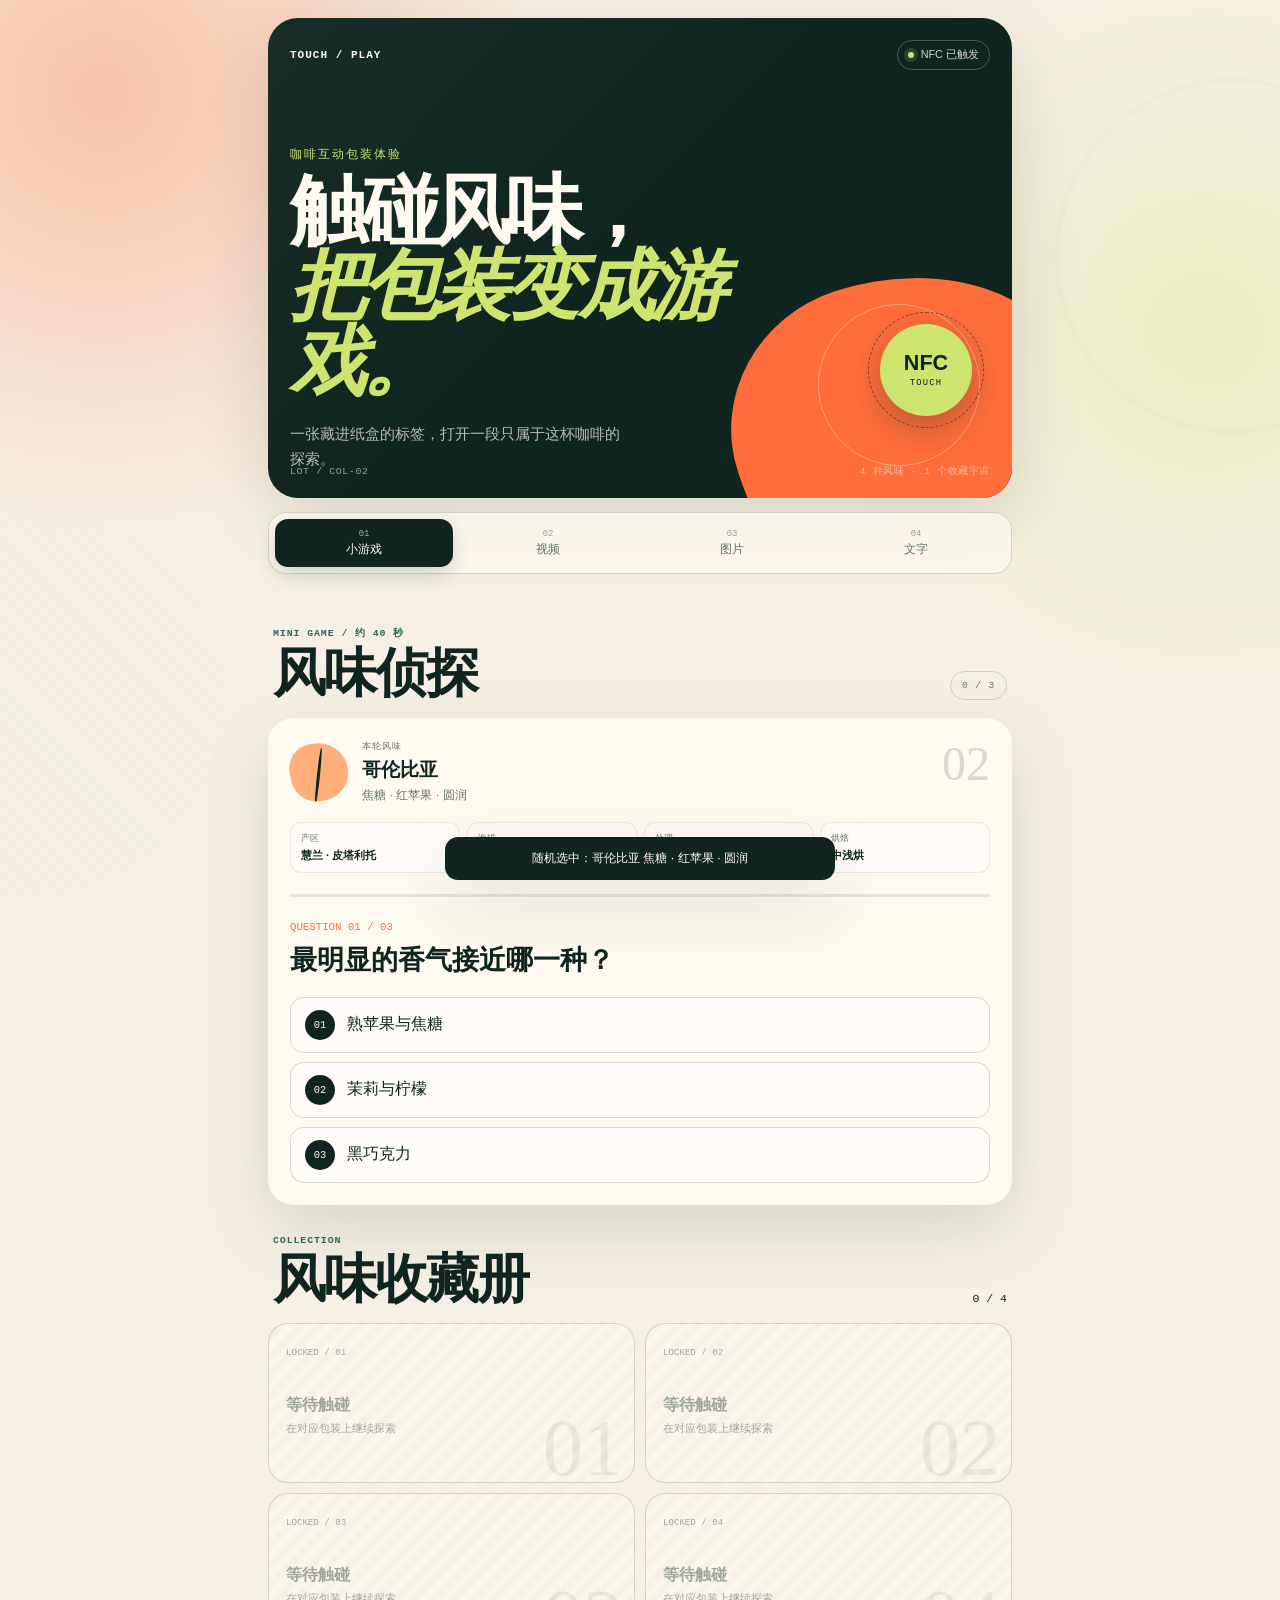
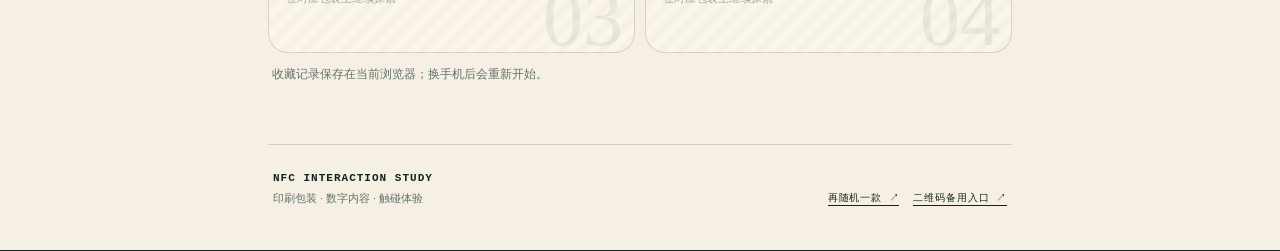
<file: index.html>
<!doctype html>
<html lang="zh-CN">
<head>
  <meta charset="utf-8">
  <meta name="viewport" content="width=device-width, initial-scale=1, viewport-fit=cover">
  <meta name="theme-color" content="#10251f">
  <meta name="description" content="触碰风味 NFC 咖啡互动包装展示页">
  <title>触碰风味 · NFC 互动包装</title>
  <link rel="stylesheet" href="styles.css">
</head>
<body>
  <div class="ambient ambient-a" aria-hidden="true"></div>
  <div class="ambient ambient-b" aria-hidden="true"></div>

  <main class="shell">
    <header class="hero">
      <div class="topline">
        <span class="brand">TOUCH / PLAY</span>
        <span class="live-pill"><i></i> NFC 已触发</span>
      </div>
      <div class="hero-copy">
        <p class="kicker">咖啡互动包装体验</p>
        <h1>触碰风味，<br><em>把包装变成游戏。</em></h1>
        <p class="intro">一张藏进纸盒的标签，打开一段只属于这杯咖啡的探索。</p>
      </div>
      <button class="touch-seal" id="touchSeal" type="button" aria-label="播放触碰动效">
        <span class="seal-ring"></span>
        <span class="seal-core">
          <b>NFC</b>
          <small>TOUCH</small>
        </span>
      </button>
      <div class="hero-meta">
        <span id="lotLabel">LOT / ETH-01</span>
        <span>4 种风味 · 1 个收藏宇宙</span>
      </div>
    </header>

    <nav class="mode-nav" aria-label="内容类型">
      <button class="mode-button is-active" data-view="game" type="button">
        <span>01</span> 小游戏
      </button>
      <button class="mode-button" data-view="video" type="button">
        <span>02</span> 视频
      </button>
      <button class="mode-button" data-view="image" type="button">
        <span>03</span> 图片
      </button>
      <button class="mode-button" data-view="text" type="button">
        <span>04</span> 文字
      </button>
    </nav>

    <section class="view is-active" id="view-game" aria-labelledby="gameTitle">
      <div class="section-title">
        <div>
          <p class="eyebrow">MINI GAME / 约 40 秒</p>
          <h2 id="gameTitle">风味侦探</h2>
        </div>
        <span class="round-badge" id="scoreBadge">0 / 3</span>
      </div>

      <div class="game-card">
        <div class="flavor-head">
          <div class="bean-mark" aria-hidden="true"><span></span></div>
          <div>
            <p class="micro-label">本轮风味</p>
            <h3 id="flavorName">埃塞俄比亚</h3>
            <p id="flavorNotes">花香 · 柑橘 · 蜂蜜</p>
          </div>
          <span class="flavor-number" id="flavorNumber">01</span>
        </div>
        <div class="flavor-facts" id="flavorFacts"></div>
        <div class="progress-track" aria-hidden="true">
          <span id="progressFill"></span>
        </div>
        <div id="gameStage" aria-live="polite"></div>
      </div>

      <div class="collection-block">
        <div class="section-title compact">
          <div>
            <p class="eyebrow">COLLECTION</p>
            <h2>风味收藏册</h2>
          </div>
          <span class="collection-count" id="collectionCount">0 / 4</span>
        </div>
        <div class="collection-grid" id="flavorCollection"></div>
        <p class="collection-note" id="collectionNote">完成本轮后，数字风味卡会保存在这台设备中。</p>
      </div>
    </section>

    <section class="view" id="view-video" aria-labelledby="videoTitle">
      <div class="section-title">
        <div>
          <p class="eyebrow">SHORT FILM / 00:30</p>
          <h2 id="videoTitle">看见一杯风味</h2>
        </div>
        <span class="round-badge">VIDEO</span>
      </div>
      <div class="media-frame">
        <video id="featureVideo" controls playsinline preload="metadata" poster="assets/poster.svg">
          <source src="assets/flavor-film.mp4" type="video/mp4">
          你的浏览器不支持 HTML5 视频。
        </video>
        <span class="media-corner">TOUCH TO VIEW</span>
      </div>
      <div class="editorial-card">
        <p class="eyebrow">FIELD NOTE / 01</p>
        <h3>从果香到余韵</h3>
        <p>视频作为包装的第二层内容：在用户触碰后出现，不占据盒面，也不受普通 NFC 标签容量限制。</p>
        <p class="replacement-tip">示例视频位于 <code>assets/flavor-film.mp4</code>，正式展示时可直接替换。</p>
      </div>
    </section>

    <section class="view" id="view-image" aria-labelledby="imageTitle">
      <div class="section-title">
        <div>
          <p class="eyebrow">VISUAL STORY</p>
          <h2 id="imageTitle">一盒风味的肖像</h2>
        </div>
        <span class="round-badge">IMAGE</span>
      </div>
      <figure class="image-stage">
        <img id="featureImage" src="assets/poster.svg" alt="触碰风味咖啡包装概念海报">
        <figcaption>
          <span>TOUCH / TASTE</span>
          <span>印刷 × 电子 × 叙事</span>
        </figcaption>
      </figure>
      <div class="editorial-card split">
        <div>
          <p class="eyebrow">PACKAGING AS CANVAS</p>
          <h3>让标签藏进视觉里</h3>
        </div>
        <p>NFC 标签可以放在盒盖夹层或纸内衬中，不破坏主视觉。网页则继续扩展包装不能承载的动图与高分辨率图片。</p>
      </div>
    </section>

    <section class="view" id="view-text" aria-labelledby="textTitle">
      <div class="section-title">
        <div>
          <p class="eyebrow">ONE MORE STORY</p>
          <h2 id="textTitle">包装之外，再说一句</h2>
        </div>
        <span class="round-badge">TEXT</span>
      </div>
      <article class="story-card">
        <span class="quote-mark" aria-hidden="true">“</span>
        <p class="story-lead" id="customStory">风味不是标准答案。它来自你闻到、尝到，并与此刻记忆连接的方式。</p>
        <p>这一页展示了文字型 NFC 内容。标签只需要保存网页地址，长文本、多语言版本和后续修改都可以留在网页端完成。</p>
        <div class="story-signature">
          <span>触碰风味实验室</span>
          <span id="storyLot">ETH-01</span>
        </div>
      </article>
      <div class="prompt-strip">
        <span>下次触碰时，记得换一只杯子。</span>
        <b>01 / 04</b>
      </div>
    </section>

    <footer>
      <div>
        <span class="brand">NFC INTERACTION STUDY</span>
        <p>印刷包装 · 数字内容 · 触碰体验</p>
      </div>
      <div class="footer-links">
        <a class="qr-link" href="?type=random&series=coffee">再随机一款 ↗</a>
        <a id="qrFallbackLink" class="qr-link" href="qr.html">二维码备用入口 ↗</a>
      </div>
    </footer>
  </main>

  <div class="toast" id="toast" role="status" aria-live="polite"></div>
  <script src="app.js"></script>
</body>
</html>
</file>
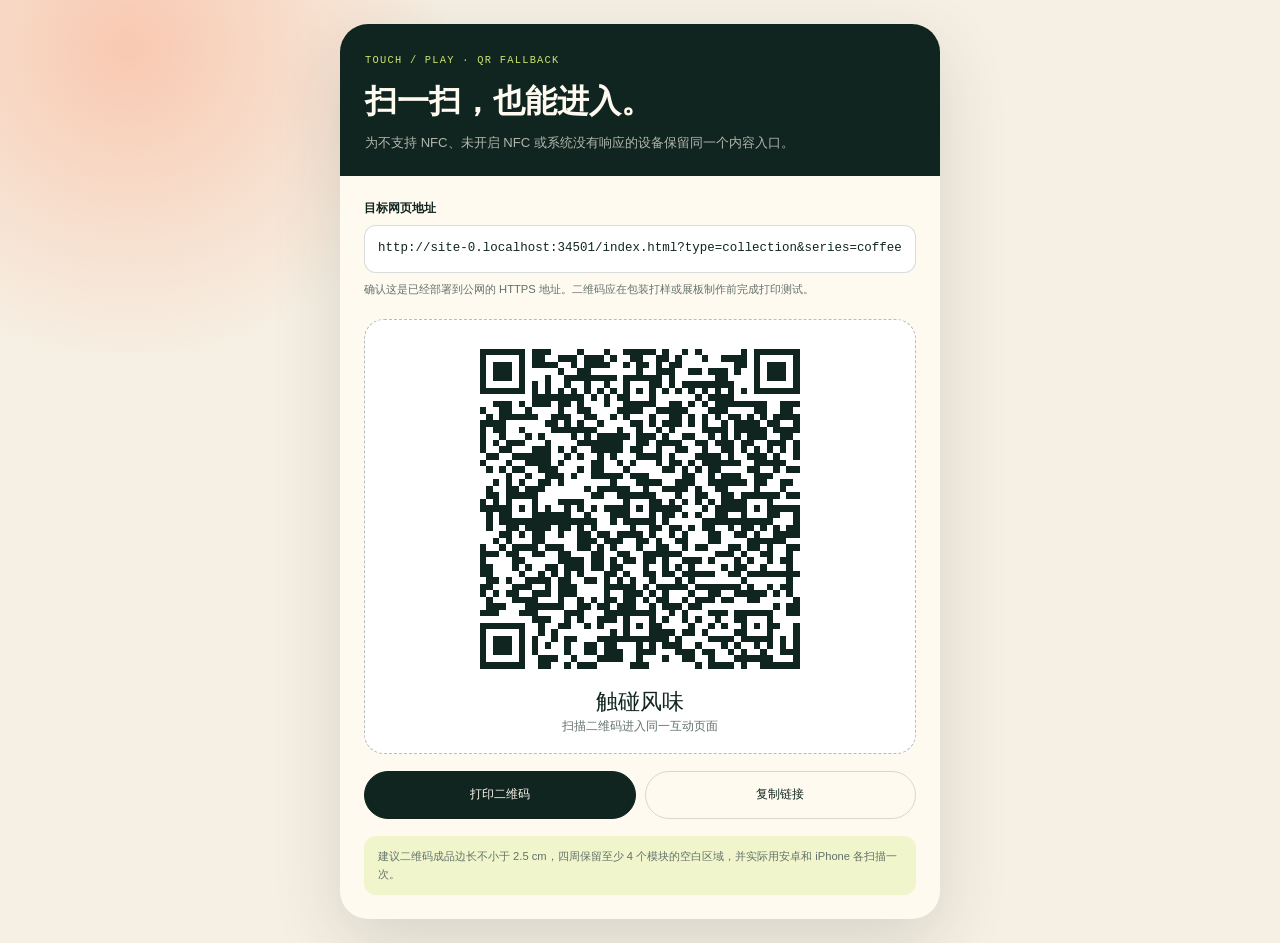
<file: qr.html>
<!doctype html>
<html lang="zh-CN">
<head>
  <meta charset="utf-8">
  <meta name="viewport" content="width=device-width, initial-scale=1">
  <meta name="theme-color" content="#f6f0e4">
  <title>二维码备用入口 · 触碰风味</title>
  <style>
    :root {
      --ink: #10251f;
      --paper: #f6f0e4;
      --cream: #fffaf0;
      --orange: #ff6d3a;
      --lime: #cde46e;
      --muted: #62726c;
      --line: rgba(16, 37, 31, 0.16);
    }

    * { box-sizing: border-box; }

    body {
      min-width: 320px;
      min-height: 100vh;
      margin: 0;
      padding: 24px 16px;
      color: var(--ink);
      background:
        radial-gradient(circle at 10% 5%, rgba(255, 109, 58, 0.3), transparent 20rem),
        var(--paper);
      font-family: "PingFang SC", "Microsoft YaHei", sans-serif;
    }

    .sheet {
      width: min(100%, 600px);
      margin: 0 auto;
      overflow: hidden;
      border-radius: 28px;
      background: var(--cream);
      box-shadow: 0 24px 70px rgba(25, 41, 34, 0.14);
    }

    header {
      padding: 25px 25px 22px;
      color: var(--cream);
      background: var(--ink);
    }

    .brand {
      color: var(--lime);
      font-family: monospace;
      font-size: 0.65rem;
      letter-spacing: 0.12em;
    }

    h1 {
      margin: 13px 0 8px;
      font-family: "STSong", "Songti SC", Georgia, serif;
      font-size: 2rem;
      font-weight: 600;
    }

    header p {
      margin: 0;
      color: rgba(255, 250, 240, 0.68);
      font-size: 0.82rem;
      line-height: 1.65;
    }

    .content {
      padding: 24px;
    }

    label {
      display: block;
      margin-bottom: 8px;
      font-size: 0.78rem;
      font-weight: 700;
    }

    input {
      width: 100%;
      min-height: 48px;
      padding: 11px 13px;
      color: var(--ink);
      border: 1px solid var(--line);
      border-radius: 12px;
      background: white;
      font: 0.78rem/1.5 monospace;
    }

    .hint {
      margin: 8px 0 20px;
      color: var(--muted);
      font-size: 0.7rem;
      line-height: 1.6;
    }

    .qr-card {
      padding: 19px;
      text-align: center;
      border: 1px dashed rgba(16, 37, 31, 0.3);
      border-radius: 20px;
      background: white;
    }

    #qrcode {
      display: grid;
      place-items: center;
      min-height: 260px;
      padding: 10px;
    }

    #qrcode img,
    #qrcode canvas {
      width: min(100%, 320px) !important;
      height: auto !important;
      image-rendering: pixelated;
    }

    .scan-title {
      margin: 8px 0 3px;
      font-family: "STSong", "Songti SC", Georgia, serif;
      font-size: 1.35rem;
    }

    .scan-subtitle {
      margin: 0;
      color: var(--muted);
      font-size: 0.72rem;
    }

    .actions {
      display: flex;
      gap: 9px;
      margin-top: 17px;
    }

    button {
      flex: 1;
      min-height: 48px;
      border-radius: 999px;
      cursor: pointer;
      font: inherit;
      font-size: 0.78rem;
    }

    .primary {
      color: var(--cream);
      border: 1px solid var(--ink);
      background: var(--ink);
    }

    .secondary {
      color: var(--ink);
      border: 1px solid var(--line);
      background: transparent;
    }

    .notice {
      margin: 17px 0 0;
      padding: 12px 14px;
      color: var(--muted);
      border-radius: 12px;
      background: rgba(205, 228, 110, 0.28);
      font-size: 0.7rem;
      line-height: 1.6;
    }

    @media print {
      body {
        padding: 0;
        background: white;
      }

      .sheet {
        width: 100%;
        border-radius: 0;
        box-shadow: none;
      }

      header {
        color: var(--ink);
        background: white;
      }

      header p,
      .brand {
        color: var(--muted);
      }

      label,
      input,
      .hint,
      .actions,
      .notice {
        display: none;
      }

      .content {
        padding: 8mm;
      }

      .qr-card {
        min-height: 0;
      }

      #qrcode img,
      #qrcode canvas {
        width: 58mm !important;
      }
    }
  </style>
</head>
<body>
  <main class="sheet">
    <header>
      <span class="brand">TOUCH / PLAY · QR FALLBACK</span>
      <h1>扫一扫，也能进入。</h1>
      <p>为不支持 NFC、未开启 NFC 或系统没有响应的设备保留同一个内容入口。</p>
    </header>
    <div class="content">
      <label for="urlInput">目标网页地址</label>
      <input id="urlInput" type="url" inputmode="url" autocomplete="url">
      <p class="hint">确认这是已经部署到公网的 HTTPS 地址。二维码应在包装打样或展板制作前完成打印测试。</p>

      <section class="qr-card" aria-live="polite">
        <div id="qrcode"></div>
        <p class="scan-title">触碰风味</p>
        <p class="scan-subtitle">扫描二维码进入同一互动页面</p>
      </section>

      <div class="actions">
        <button class="primary" id="printButton" type="button">打印二维码</button>
        <button class="secondary" id="copyButton" type="button">复制链接</button>
      </div>

      <p class="notice">建议二维码成品边长不小于 2.5 cm，四周保留至少 4 个模块的空白区域，并实际用安卓和 iPhone 各扫描一次。</p>
    </div>
  </main>

  <script src="vendor/qrcode.min.js"></script>
  <script>
    (() => {
      const params = new URLSearchParams(window.location.search);
      const defaultTarget = new URL("index.html?type=collection&series=coffee", window.location.href).href;
      const initialTarget = params.get("url") || defaultTarget;
      const input = document.querySelector("#urlInput");
      const qrContainer = document.querySelector("#qrcode");
      const printButton = document.querySelector("#printButton");
      const copyButton = document.querySelector("#copyButton");
      let renderTimer = 0;

      function normalizedValue() {
        const value = input.value.trim();
        if (!value) return "";
        try {
          const url = new URL(value);
          return (url.protocol === "https:" || url.protocol === "http:") ? url.href : "";
        } catch {
          return "";
        }
      }

      function renderQr() {
        const target = normalizedValue();
        qrContainer.innerHTML = "";
        if (!target) {
          qrContainer.textContent = "请输入有效的网页地址";
          return;
        }
        new QRCode(qrContainer, {
          text: target,
          width: 320,
          height: 320,
          colorDark: "#10251f",
          colorLight: "#ffffff",
          correctLevel: QRCode.CorrectLevel.H
        });
      }

      input.value = initialTarget;
      renderQr();
      input.addEventListener("input", () => {
        window.clearTimeout(renderTimer);
        renderTimer = window.setTimeout(renderQr, 180);
      });
      printButton.addEventListener("click", () => {
        renderQr();
        window.print();
      });
      copyButton.addEventListener("click", async () => {
        const target = normalizedValue();
        if (!target) return;
        try {
          await navigator.clipboard.writeText(target);
          copyButton.textContent = "已复制";
          window.setTimeout(() => { copyButton.textContent = "复制链接"; }, 1400);
        } catch {
          input.select();
          document.execCommand("copy");
        }
      });
    })();
  </script>
</body>
</html>
</file>
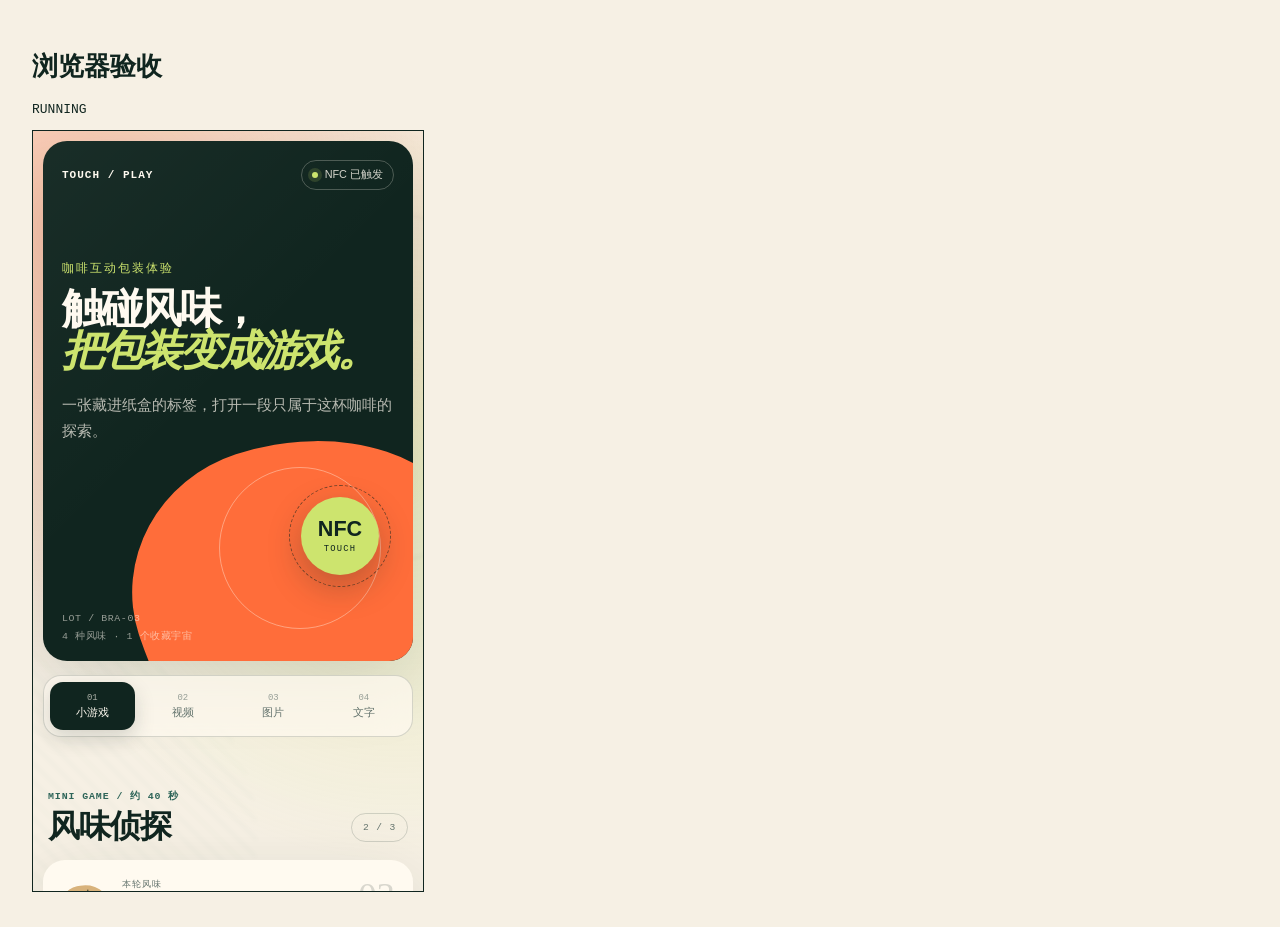
<file: smoke-test.html>
<!doctype html>
<html lang="zh-CN">
<head>
  <meta charset="utf-8">
  <title>触碰风味 · 浏览器验收</title>
  <style>
    body { padding: 24px; font-family: monospace; background: #f6f0e4; color: #10251f; }
    iframe { width: 390px; height: 760px; border: 1px solid #10251f; background: white; }
    .pass { color: #176b4d; font-weight: 700; }
    .fail { color: #b8341c; font-weight: 700; }
  </style>
</head>
<body>
  <h1>浏览器验收</h1>
  <pre id="result">RUNNING</pre>
  <iframe id="appFrame" src="index.html?type=game&series=coffee&flavor=brazil&lot=BRA-03"></iframe>
  <script>
    (() => {
      const wait = (ms) => new Promise((resolve) => setTimeout(resolve, ms));
      const output = document.querySelector("#result");
      const frame = document.querySelector("#appFrame");
      const checks = [];

      function check(name, condition) {
        checks.push(`${condition ? "PASS" : "FAIL"} ${name}`);
      }

      async function waitForSelector(target, selector, timeoutMs = 4000) {
        const started = Date.now();
        while (Date.now() - started < timeoutMs) {
          try {
            if (target.contentDocument?.querySelector(selector)) {
              return target.contentDocument;
            }
          } catch {
            // The iframe may still be on its initial opaque about:blank document.
          }
          await wait(50);
        }
        throw new Error(`等待 ${selector} 超时`);
      }

      async function waitForRandomSelection(target, timeoutMs = 4000) {
        const started = Date.now();
        while (Date.now() - started < timeoutMs) {
          try {
            const doc = target.contentDocument;
            const query = new URLSearchParams(target.contentWindow.location.search);
            const flavor = query.get("flavor");
            if (doc?.querySelector("#flavorFacts b") && query.get("type") === "game" && flavor) {
              return { doc, flavor, name: doc.querySelector("#flavorName")?.textContent || "" };
            }
          } catch {
            // The random iframe is still navigating.
          }
          await wait(50);
        }
        throw new Error("等待随机口味解析超时");
      }

      async function run() {
        const doc = await waitForSelector(frame, ".option-button");
        const win = frame.contentWindow;
        check("游戏首题已渲染", Boolean(doc.querySelector(".option-button")));
        check("巴西标签内容正确", doc.querySelector("#flavorName")?.textContent === "巴西");
        check("移动视口无横向溢出", doc.documentElement.scrollWidth <= win.innerWidth + 1);
        check(
          "四个内容类型均在视口内",
          [...doc.querySelectorAll(".mode-button")].every(
            (button) => button.getBoundingClientRect().right <= win.innerWidth + 1
          )
        );

        for (let round = 0; round < 3; round += 1) {
          const firstOption = doc.querySelector(".option-button");
          check(`第 ${round + 1} 题可点击`, Boolean(firstOption));
          firstOption?.click();
          await wait(650);
        }

        check("三轮后出现结果页", Boolean(doc.querySelector(".result-panel")));
        check("风味卡已解锁", doc.querySelector("#collectionCount")?.textContent === "1 / 4");

        for (const view of ["video", "image", "text"]) {
          doc.querySelector(`[data-view="${view}"]`)?.click();
          await wait(80);
          check(`${view} 视图可切换`, doc.querySelector(`#view-${view}`)?.classList.contains("is-active"));
        }

        check("视频文件已配置", doc.querySelector("#featureVideo source")?.getAttribute("src") === "assets/flavor-film.mp4");
        check("图片文件已配置", doc.querySelector("#featureImage")?.getAttribute("src") === "assets/poster.svg");
        check("收藏记录使用本地存储", typeof win.localStorage.getItem === "function");

        const randomFrame = document.createElement("iframe");
        randomFrame.src = "index.html?run=1";
        document.body.append(randomFrame);
        const firstRandom = await waitForRandomSelection(randomFrame);
        const knownFlavors = ["埃塞俄比亚", "哥伦比亚", "巴西", "云南"];
        check("随机入口已选择四款之一", knownFlavors.includes(firstRandom.name));
        check("随机入口地址已固定口味", Boolean(firstRandom.flavor));
        check("四款风味资料字段完整", firstRandom.doc.querySelectorAll("#flavorFacts b").length === 4);

        randomFrame.src = "about:blank";
        await wait(100);
        randomFrame.src = "index.html?run=2";
        const secondRandom = await waitForRandomSelection(randomFrame);
        check("连续两次随机不会重复", secondRandom.flavor !== firstRandom.flavor);

        const qrFrame = document.createElement("iframe");
        qrFrame.src = "qr.html?url=https%3A%2F%2Fexample.com%2Fnfc%2F%3Ftype%3Dgame";
        document.body.append(qrFrame);
        const qrDoc = await waitForSelector(qrFrame, "#qrcode canvas, #qrcode img");
        check("二维码已生成", Boolean(qrDoc.querySelector("#qrcode canvas, #qrcode img")));

        const failed = checks.filter((line) => line.startsWith("FAIL"));
        output.textContent = `${failed.length === 0 ? "RESULT PASS" : "RESULT FAIL"}\n${checks.join("\n")}`;
        output.className = failed.length === 0 ? "pass" : "fail";
        document.documentElement.dataset.result = failed.length === 0 ? "PASS" : "FAIL";
      }

      window.addEventListener("error", (event) => {
        output.textContent = `RESULT FAIL\nFAIL 未捕获错误：${event.message}`;
        output.className = "fail";
        document.documentElement.dataset.result = "FAIL";
      });

      run().catch((error) => {
        output.textContent = `RESULT FAIL\nFAIL ${error.message}`;
        output.className = "fail";
        document.documentElement.dataset.result = "FAIL";
      });
    })();
  </script>
</body>
</html>
</file>
<file: styles.css>
:root {
  --ink: #10251f;
  --paper: #f6f0e4;
  --cream: #fffaf0;
  --orange: #ff6d3a;
  --lime: #cde46e;
  --teal: #2e6559;
  --line: rgba(16, 37, 31, 0.16);
  --muted: #62726c;
  --shadow: 0 24px 70px rgba(25, 41, 34, 0.14);
}

* {
  box-sizing: border-box;
}

html {
  min-height: 100%;
  background: var(--ink);
}

body {
  margin: 0;
  min-width: 320px;
  min-height: 100vh;
  color: var(--ink);
  background:
    radial-gradient(circle at 8% 5%, rgba(255, 109, 58, 0.35), transparent 28rem),
    radial-gradient(circle at 94% 18%, rgba(205, 228, 110, 0.28), transparent 24rem),
    var(--paper);
  font-family: "PingFang SC", "Microsoft YaHei", "Noto Sans SC", sans-serif;
  -webkit-font-smoothing: antialiased;
}

button,
a,
input {
  font: inherit;
}

button,
a {
  -webkit-tap-highlight-color: transparent;
}

button:focus-visible,
a:focus-visible,
input:focus-visible {
  outline: 3px solid var(--orange);
  outline-offset: 3px;
}

.ambient {
  position: fixed;
  z-index: 0;
  border-radius: 999px;
  pointer-events: none;
  filter: blur(2px);
  opacity: 0.55;
}

.ambient-a {
  top: 5rem;
  right: -8rem;
  width: 22rem;
  height: 22rem;
  border: 1px solid rgba(16, 37, 31, 0.18);
  box-shadow: inset 0 0 0 3rem rgba(255, 255, 255, 0.06);
}

.ambient-b {
  top: 32rem;
  left: -10rem;
  width: 24rem;
  height: 24rem;
  background: repeating-linear-gradient(
    45deg,
    rgba(46, 101, 89, 0.08) 0,
    rgba(46, 101, 89, 0.08) 2px,
    transparent 2px,
    transparent 13px
  );
}

.shell {
  position: relative;
  z-index: 1;
  width: min(100%, 780px);
  margin: 0 auto;
  padding: 18px 18px 44px;
}

.hero {
  position: relative;
  overflow: hidden;
  min-height: 480px;
  padding: 22px;
  color: var(--cream);
  border-radius: 30px;
  background:
    linear-gradient(135deg, rgba(255, 255, 255, 0.04), transparent 48%),
    var(--ink);
  box-shadow: var(--shadow);
}

.hero::before {
  content: "";
  position: absolute;
  right: -5rem;
  bottom: -8rem;
  width: 22rem;
  height: 22rem;
  border-radius: 42% 58% 68% 32% / 40% 43% 57% 60%;
  background: var(--orange);
  transform: rotate(-18deg);
}

.hero::after {
  content: "";
  position: absolute;
  right: 2rem;
  bottom: 2rem;
  width: 10rem;
  height: 10rem;
  border: 1px solid rgba(255, 250, 240, 0.38);
  border-radius: 50%;
}

.topline,
.hero-meta {
  position: relative;
  z-index: 2;
  display: flex;
  align-items: center;
  justify-content: space-between;
  gap: 16px;
}

.brand,
.eyebrow,
.micro-label,
.round-badge,
.media-corner,
.story-signature,
.prompt-strip,
.qr-link {
  font-family: "SFMono-Regular", Consolas, "Liberation Mono", monospace;
  letter-spacing: 0.09em;
  text-transform: uppercase;
}

.brand {
  font-size: 0.69rem;
  font-weight: 700;
}

.live-pill {
  display: inline-flex;
  align-items: center;
  gap: 7px;
  padding: 7px 10px;
  border: 1px solid rgba(255, 250, 240, 0.25);
  border-radius: 999px;
  color: rgba(255, 250, 240, 0.82);
  font-size: 0.68rem;
}

.live-pill i {
  width: 6px;
  height: 6px;
  border-radius: 50%;
  background: var(--lime);
  box-shadow: 0 0 0 4px rgba(205, 228, 110, 0.15);
}

.hero-copy {
  position: relative;
  z-index: 2;
  max-width: 470px;
  margin-top: 76px;
}

.kicker {
  margin: 0 0 11px;
  color: var(--lime);
  font-size: 0.76rem;
  letter-spacing: 0.16em;
}

.hero h1 {
  margin: 0;
  font-family: "STSong", "Songti SC", Georgia, serif;
  font-size: clamp(2.65rem, 9vw, 4.8rem);
  font-weight: 600;
  line-height: 0.98;
  letter-spacing: -0.065em;
}

.hero h1 em {
  color: var(--lime);
  font-style: italic;
}

.intro {
  max-width: 330px;
  margin: 22px 0 0;
  color: rgba(255, 250, 240, 0.7);
  font-size: 0.91rem;
  line-height: 1.75;
}

.touch-seal {
  position: absolute;
  z-index: 3;
  right: 28px;
  bottom: 70px;
  width: 116px;
  height: 116px;
  padding: 0;
  color: var(--ink);
  border: 0;
  border-radius: 50%;
  background: transparent;
  cursor: pointer;
}

.seal-ring {
  position: absolute;
  inset: 0;
  border: 1px dashed rgba(16, 37, 31, 0.55);
  border-radius: 50%;
  animation: orbit 16s linear infinite;
}

.seal-core {
  position: absolute;
  inset: 12px;
  display: grid;
  place-content: center;
  border-radius: 50%;
  background: var(--lime);
  box-shadow: 0 12px 34px rgba(16, 37, 31, 0.28);
}

.seal-core b {
  font-size: 1.35rem;
  line-height: 1;
}

.seal-core small {
  margin-top: 4px;
  font-family: monospace;
  font-size: 0.55rem;
  letter-spacing: 0.14em;
}

.touch-seal.is-pulsing .seal-ring {
  animation: pulse-ring 0.75s ease-out;
}

@keyframes orbit {
  to { transform: rotate(360deg); }
}

@keyframes pulse-ring {
  0% { transform: scale(1); opacity: 1; }
  100% { transform: scale(1.65); opacity: 0; }
}

.hero-meta {
  position: absolute;
  right: 22px;
  bottom: 20px;
  left: 22px;
  color: rgba(255, 250, 240, 0.56);
  font-family: monospace;
  font-size: 0.62rem;
  letter-spacing: 0.06em;
}

.mode-nav {
  display: grid;
  grid-template-columns: repeat(4, 1fr);
  gap: 6px;
  margin: 14px 0;
  padding: 6px;
  border: 1px solid var(--line);
  border-radius: 18px;
  background: rgba(255, 250, 240, 0.72);
  backdrop-filter: blur(16px);
}

.mode-button {
  min-height: 48px;
  color: var(--muted);
  border: 0;
  border-radius: 13px;
  background: transparent;
  font-size: 0.78rem;
  cursor: pointer;
  transition: 180ms ease;
}

.mode-button span {
  display: block;
  margin-bottom: 2px;
  font-family: monospace;
  font-size: 0.56rem;
  opacity: 0.65;
}

.mode-button.is-active {
  color: var(--cream);
  background: var(--ink);
  box-shadow: 0 8px 20px rgba(16, 37, 31, 0.17);
}

.view {
  display: none;
  animation: reveal 360ms ease both;
}

.view.is-active {
  display: block;
}

@keyframes reveal {
  from { opacity: 0; transform: translateY(12px); }
  to { opacity: 1; transform: translateY(0); }
}

.section-title {
  display: flex;
  align-items: flex-end;
  justify-content: space-between;
  gap: 18px;
  padding: 38px 5px 18px;
}

.section-title.compact {
  padding-top: 30px;
}

.eyebrow {
  margin: 0 0 7px;
  color: var(--teal);
  font-size: 0.62rem;
  font-weight: 700;
}

.section-title h2 {
  margin: 0;
  font-family: "STSong", "Songti SC", Georgia, serif;
  font-size: clamp(2rem, 7vw, 3.3rem);
  line-height: 1;
  letter-spacing: -0.04em;
}

.round-badge {
  flex: 0 0 auto;
  padding: 8px 11px;
  border: 1px solid var(--line);
  border-radius: 999px;
  color: var(--muted);
  font-size: 0.6rem;
}

.game-card {
  padding: 22px;
  border-radius: 26px;
  background: var(--cream);
  box-shadow: var(--shadow);
}

.flavor-head {
  display: grid;
  grid-template-columns: 58px 1fr auto;
  gap: 14px;
  align-items: center;
}

.bean-mark {
  position: relative;
  width: 58px;
  height: 58px;
  overflow: hidden;
  border-radius: 45% 55% 52% 48%;
  background: var(--orange);
  transform: rotate(-12deg);
}

.bean-mark::after {
  content: "";
  position: absolute;
  top: 4px;
  left: 26px;
  width: 3px;
  height: 58px;
  border-radius: 50%;
  background: var(--ink);
  transform: rotate(18deg);
}

.micro-label {
  margin: 0 0 4px;
  color: var(--muted);
  font-size: 0.58rem;
}

.flavor-head h3 {
  margin: 0;
  font-size: 1.18rem;
}

.flavor-head p:last-child {
  margin: 4px 0 0;
  color: var(--muted);
  font-size: 0.77rem;
}

.flavor-number {
  align-self: start;
  color: var(--line);
  font-family: Georgia, serif;
  font-size: 3rem;
  line-height: 1;
}

.flavor-facts {
  display: grid;
  grid-template-columns: repeat(4, minmax(0, 1fr));
  gap: 7px;
  margin-top: 18px;
}

.flavor-facts div {
  min-width: 0;
  padding: 9px 10px;
  border: 1px solid rgba(16, 37, 31, 0.09);
  border-radius: 11px;
  background: rgba(255, 255, 255, 0.45);
}

.flavor-facts span,
.result-profile dt {
  display: block;
  color: var(--muted);
  font-size: 0.56rem;
}

.flavor-facts b {
  display: block;
  margin-top: 4px;
  overflow: hidden;
  color: var(--ink);
  font-size: 0.68rem;
  font-weight: 600;
  text-overflow: ellipsis;
  white-space: nowrap;
}

.result-profile {
  display: grid;
  grid-template-columns: auto 1fr;
  gap: 8px 14px;
  margin: 18px 0;
  padding: 15px;
  border: 1px solid rgba(16, 37, 31, 0.1);
  border-radius: 14px;
  background: rgba(255, 255, 255, 0.45);
  text-align: left;
}

.result-profile dd {
  margin: 0;
  color: var(--ink);
  font-size: 0.72rem;
  line-height: 1.55;
}

.progress-track {
  height: 3px;
  margin: 21px 0 24px;
  overflow: hidden;
  border-radius: 999px;
  background: rgba(16, 37, 31, 0.1);
}

.progress-track span {
  display: block;
  width: 0;
  height: 100%;
  border-radius: inherit;
  background: var(--orange);
  transition: width 260ms ease;
}

.question-count {
  margin: 0 0 9px;
  color: var(--orange);
  font-family: monospace;
  font-size: 0.67rem;
}

.question-title {
  margin: 0 0 18px;
  font-size: clamp(1.28rem, 4.5vw, 1.7rem);
  line-height: 1.35;
}

.option-list {
  display: grid;
  gap: 9px;
}

.option-button {
  display: flex;
  align-items: center;
  gap: 12px;
  width: 100%;
  min-height: 56px;
  padding: 12px 14px;
  color: var(--ink);
  text-align: left;
  border: 1px solid var(--line);
  border-radius: 14px;
  background: rgba(255, 255, 255, 0.46);
  cursor: pointer;
  transition: 160ms ease;
}

.option-button:hover {
  border-color: var(--teal);
  transform: translateX(3px);
}

.option-button.is-correct {
  border-color: var(--teal);
  background: rgba(205, 228, 110, 0.38);
}

.option-button.is-wrong {
  border-color: var(--orange);
  background: rgba(255, 109, 58, 0.12);
}

.option-index {
  display: grid;
  place-items: center;
  flex: 0 0 30px;
  width: 30px;
  height: 30px;
  border-radius: 50%;
  color: var(--cream);
  background: var(--ink);
  font-family: monospace;
  font-size: 0.65rem;
}

.result-panel {
  text-align: center;
}

.result-score {
  display: grid;
  place-items: center;
  width: 108px;
  height: 108px;
  margin: 4px auto 18px;
  border-radius: 50%;
  color: var(--cream);
  background: var(--orange);
  box-shadow: 0 0 0 10px var(--paper), 0 0 0 11px var(--line);
  font-family: Georgia, serif;
  font-size: 2.6rem;
}

.result-panel h3 {
  margin: 0 0 8px;
  font-size: 1.4rem;
}

.result-panel p {
  max-width: 390px;
  margin: 0 auto 19px;
  color: var(--muted);
  font-size: 0.86rem;
  line-height: 1.75;
}

.action-row {
  display: flex;
  justify-content: center;
  flex-wrap: wrap;
  gap: 9px;
}

.primary-button,
.ghost-button {
  min-height: 46px;
  padding: 0 18px;
  border-radius: 999px;
  cursor: pointer;
}

.primary-button {
  color: var(--cream);
  border: 1px solid var(--ink);
  background: var(--ink);
}

.ghost-button {
  color: var(--ink);
  border: 1px solid var(--line);
  background: transparent;
}

.collection-block {
  padding-bottom: 8px;
}

.collection-count {
  font-family: monospace;
  font-size: 0.72rem;
}

.collection-grid {
  display: grid;
  grid-template-columns: repeat(2, 1fr);
  gap: 10px;
}

.collect-card {
  position: relative;
  min-height: 160px;
  overflow: hidden;
  padding: 17px;
  border: 1px solid var(--line);
  border-radius: 20px;
  background: var(--cream);
}

.collect-card::after {
  content: attr(data-number);
  position: absolute;
  right: 11px;
  bottom: -12px;
  color: rgba(16, 37, 31, 0.07);
  font-family: Georgia, serif;
  font-size: 5rem;
}

.collect-card.is-locked {
  color: rgba(16, 37, 31, 0.38);
  background:
    repeating-linear-gradient(-45deg, transparent 0, transparent 7px, rgba(16, 37, 31, 0.025) 7px, rgba(16, 37, 31, 0.025) 14px),
    rgba(255, 250, 240, 0.6);
}

.collect-card.is-unlocked {
  background: var(--card-color, var(--lime));
}

.collect-card span {
  font-family: monospace;
  font-size: 0.57rem;
}

.collect-card h4 {
  position: relative;
  z-index: 1;
  margin: 35px 0 5px;
  font-size: 1.02rem;
}

.collect-card p {
  position: relative;
  z-index: 1;
  margin: 0;
  font-size: 0.7rem;
}

.collection-note {
  margin: 12px 4px 0;
  color: var(--muted);
  font-size: 0.72rem;
  line-height: 1.6;
}

.media-frame {
  position: relative;
  overflow: hidden;
  border-radius: 26px;
  background: var(--ink);
  box-shadow: var(--shadow);
}

.media-frame video {
  display: block;
  width: 100%;
  aspect-ratio: 16 / 10;
  object-fit: cover;
  background: var(--ink);
}

.media-corner {
  position: absolute;
  top: 14px;
  left: 14px;
  padding: 7px 9px;
  color: var(--cream);
  border: 1px solid rgba(255, 250, 240, 0.32);
  border-radius: 999px;
  background: rgba(16, 37, 31, 0.62);
  backdrop-filter: blur(12px);
  font-size: 0.55rem;
  pointer-events: none;
}

.editorial-card {
  margin-top: 12px;
  padding: 22px;
  border: 1px solid var(--line);
  border-radius: 22px;
  background: rgba(255, 250, 240, 0.68);
}

.editorial-card h3 {
  margin: 0 0 10px;
  font-family: "STSong", "Songti SC", Georgia, serif;
  font-size: 1.55rem;
}

.editorial-card p {
  margin: 0 0 9px;
  color: var(--muted);
  font-size: 0.84rem;
  line-height: 1.75;
}

.editorial-card .replacement-tip {
  margin: 14px 0 0;
  padding-top: 13px;
  border-top: 1px solid var(--line);
  font-size: 0.7rem;
}

code {
  padding: 2px 5px;
  border-radius: 5px;
  background: rgba(16, 37, 31, 0.08);
  font-size: 0.9em;
}

.image-stage {
  margin: 0;
  overflow: hidden;
  border-radius: 26px;
  background: var(--ink);
  box-shadow: var(--shadow);
}

.image-stage img {
  display: block;
  width: 100%;
  aspect-ratio: 4 / 3;
  object-fit: cover;
}

.image-stage figcaption {
  display: flex;
  justify-content: space-between;
  gap: 12px;
  padding: 12px 15px;
  color: rgba(255, 250, 240, 0.6);
  font-family: monospace;
  font-size: 0.58rem;
  letter-spacing: 0.05em;
}

.editorial-card.split {
  display: grid;
  grid-template-columns: 0.75fr 1.25fr;
  gap: 18px;
}

.editorial-card.split p {
  margin: 0;
}

.story-card {
  position: relative;
  overflow: hidden;
  padding: 34px 25px 25px;
  border-radius: 26px;
  color: var(--cream);
  background: var(--teal);
  box-shadow: var(--shadow);
}

.story-card::after {
  content: "";
  position: absolute;
  right: -54px;
  bottom: -74px;
  width: 200px;
  height: 200px;
  border: 1px solid rgba(255, 250, 240, 0.22);
  border-radius: 50%;
}

.quote-mark {
  position: absolute;
  top: 2px;
  left: 18px;
  color: rgba(255, 250, 240, 0.13);
  font-family: Georgia, serif;
  font-size: 9rem;
  line-height: 1;
}

.story-lead {
  position: relative;
  z-index: 1;
  margin: 0 0 22px;
  font-family: "STSong", "Songti SC", Georgia, serif;
  font-size: clamp(1.55rem, 6vw, 2.3rem);
  line-height: 1.48;
}

.story-card > p:not(.story-lead) {
  position: relative;
  z-index: 1;
  margin: 0;
  color: rgba(255, 250, 240, 0.7);
  font-size: 0.86rem;
  line-height: 1.8;
}

.story-signature {
  position: relative;
  z-index: 1;
  display: flex;
  justify-content: space-between;
  gap: 12px;
  margin-top: 28px;
  padding-top: 15px;
  color: var(--lime);
  border-top: 1px solid rgba(255, 250, 240, 0.2);
  font-size: 0.58rem;
}

.prompt-strip {
  display: flex;
  justify-content: space-between;
  gap: 15px;
  margin-top: 12px;
  padding: 16px 18px;
  border: 1px solid var(--line);
  border-radius: 16px;
  color: var(--muted);
  font-size: 0.59rem;
}

.prompt-strip b {
  color: var(--ink);
}

footer {
  display: flex;
  align-items: flex-end;
  justify-content: space-between;
  gap: 18px;
  margin-top: 52px;
  padding: 22px 5px 0;
  border-top: 1px solid var(--line);
}

footer p {
  margin: 7px 0 0;
  color: var(--muted);
  font-size: 0.68rem;
}

.qr-link {
  color: var(--ink);
  text-decoration: none;
  font-size: 0.6rem;
  border-bottom: 1px solid var(--ink);
}

.footer-links {
  display: flex;
  align-items: center;
  gap: 14px;
}

.toast {
  position: fixed;
  z-index: 20;
  right: 18px;
  bottom: 20px;
  left: 18px;
  max-width: 390px;
  margin: auto;
  padding: 13px 17px;
  color: var(--cream);
  border-radius: 13px;
  background: var(--ink);
  box-shadow: var(--shadow);
  font-size: 0.78rem;
  text-align: center;
  opacity: 0;
  transform: translateY(16px);
  pointer-events: none;
  transition: 220ms ease;
}

.toast.is-visible {
  opacity: 1;
  transform: translateY(0);
}

@media (max-width: 560px) {
  .shell {
    padding: 10px 10px 32px;
  }

  .hero {
    min-height: 520px;
    padding: 19px;
    border-radius: 24px;
  }

  .hero-copy {
    margin-top: 70px;
  }

  .hero h1 {
    max-width: 330px;
  }

  .touch-seal {
    right: 22px;
    bottom: 74px;
    width: 102px;
    height: 102px;
  }

  .hero-meta {
    display: grid;
    gap: 5px;
    right: 19px;
    bottom: 18px;
    left: 19px;
  }

  .mode-button {
    font-size: 0.7rem;
  }

  .game-card {
    padding: 18px;
    border-radius: 22px;
  }

  .flavor-head {
    grid-template-columns: 50px 1fr auto;
    gap: 11px;
  }

  .bean-mark {
    width: 50px;
    height: 50px;
  }

  .bean-mark::after {
    left: 22px;
    height: 50px;
  }

  .flavor-number {
    font-size: 2.3rem;
  }

  .flavor-facts {
    grid-template-columns: repeat(2, minmax(0, 1fr));
  }

  .editorial-card.split {
    grid-template-columns: 1fr;
  }

  footer {
    align-items: flex-start;
    flex-direction: column;
  }

  .footer-links {
    align-items: flex-start;
    flex-direction: column;
  }
}

@media (prefers-reduced-motion: reduce) {
  *,
  *::before,
  *::after {
    scroll-behavior: auto !important;
    animation-duration: 0.01ms !important;
    animation-iteration-count: 1 !important;
    transition-duration: 0.01ms !important;
  }
}
</file>
